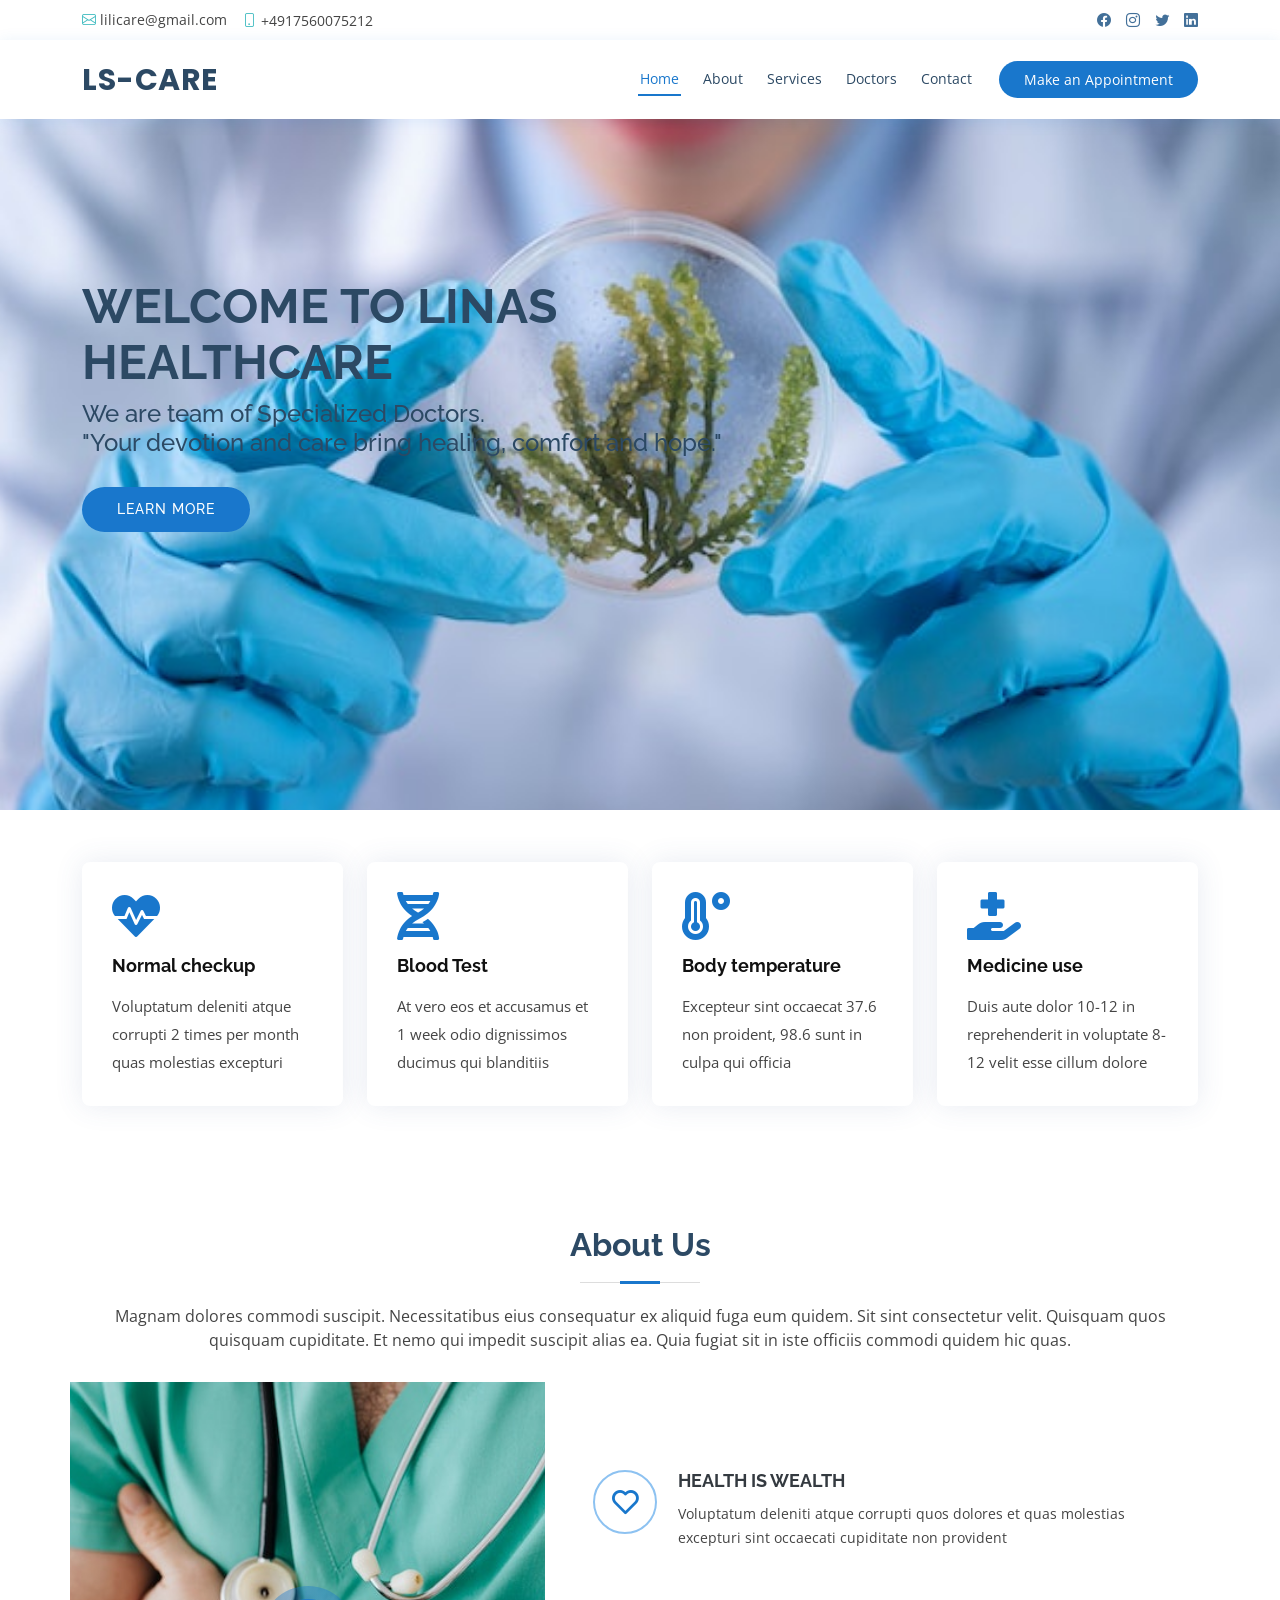
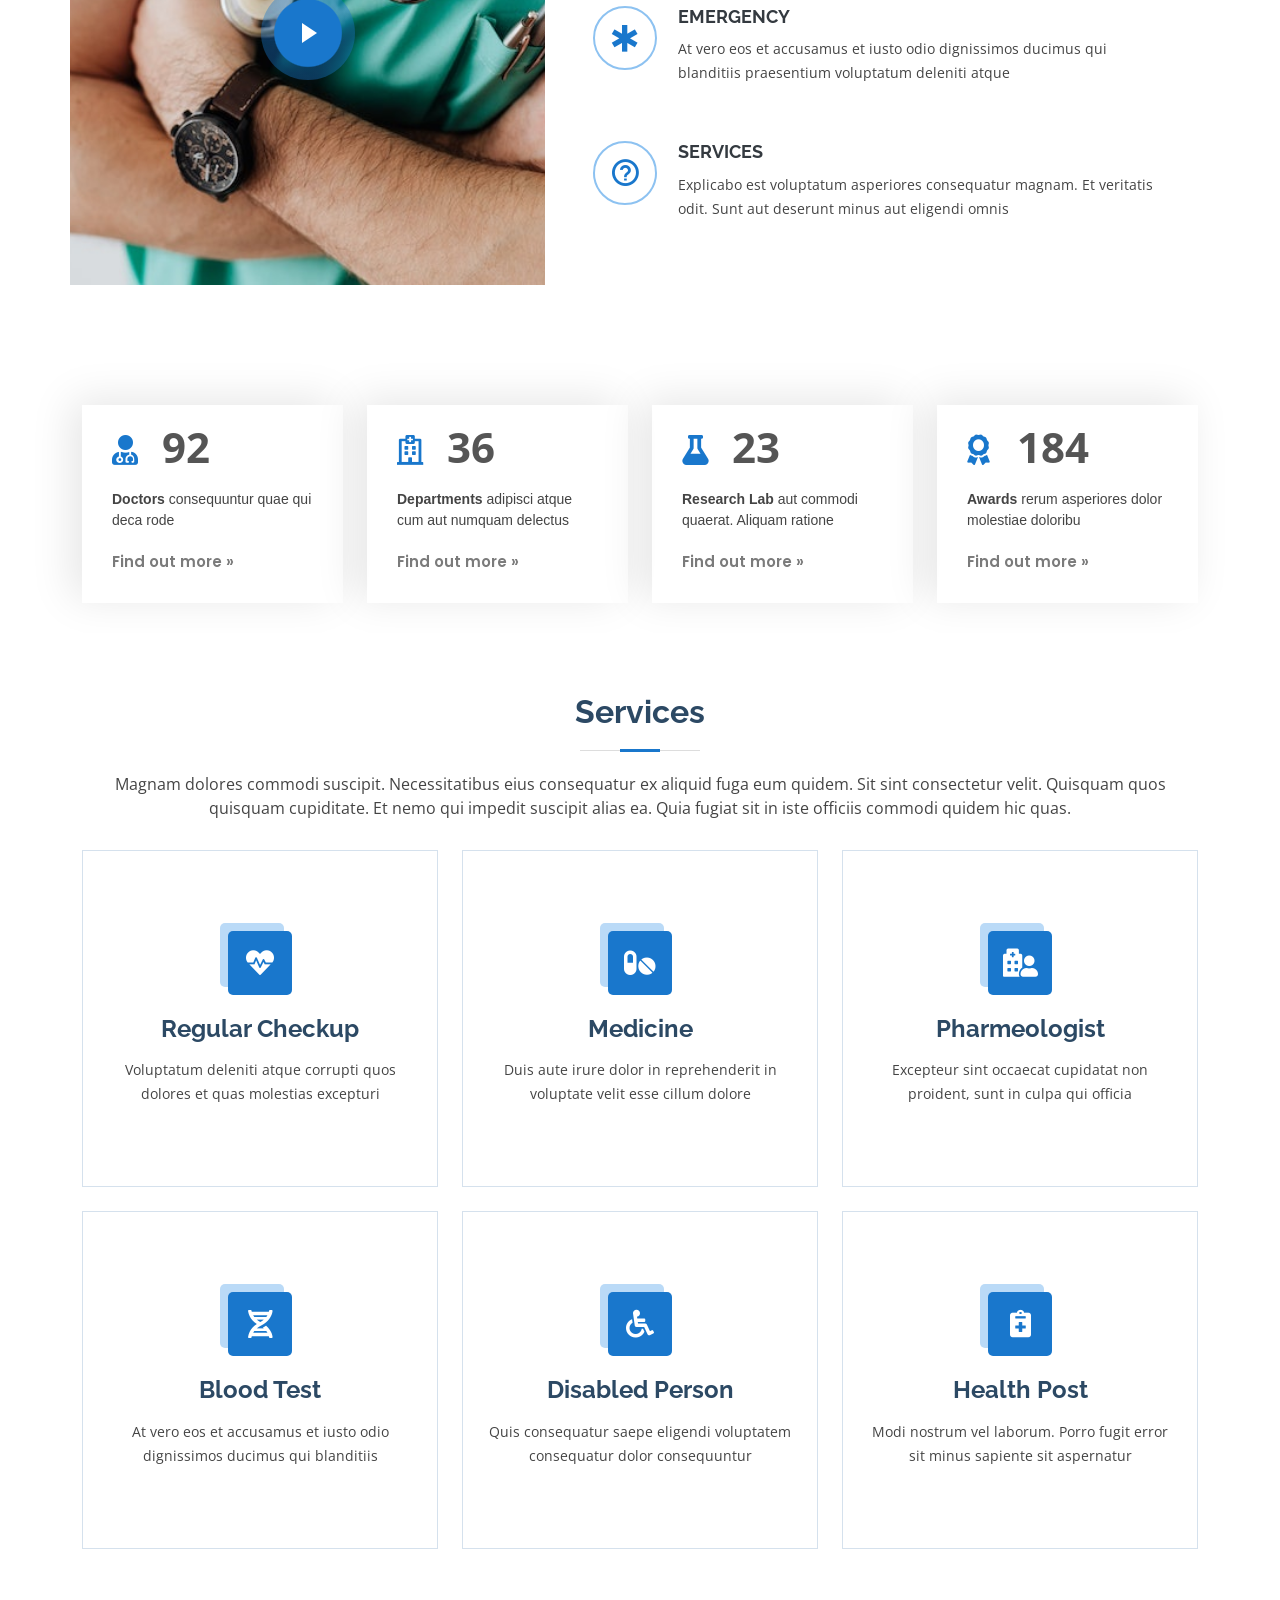
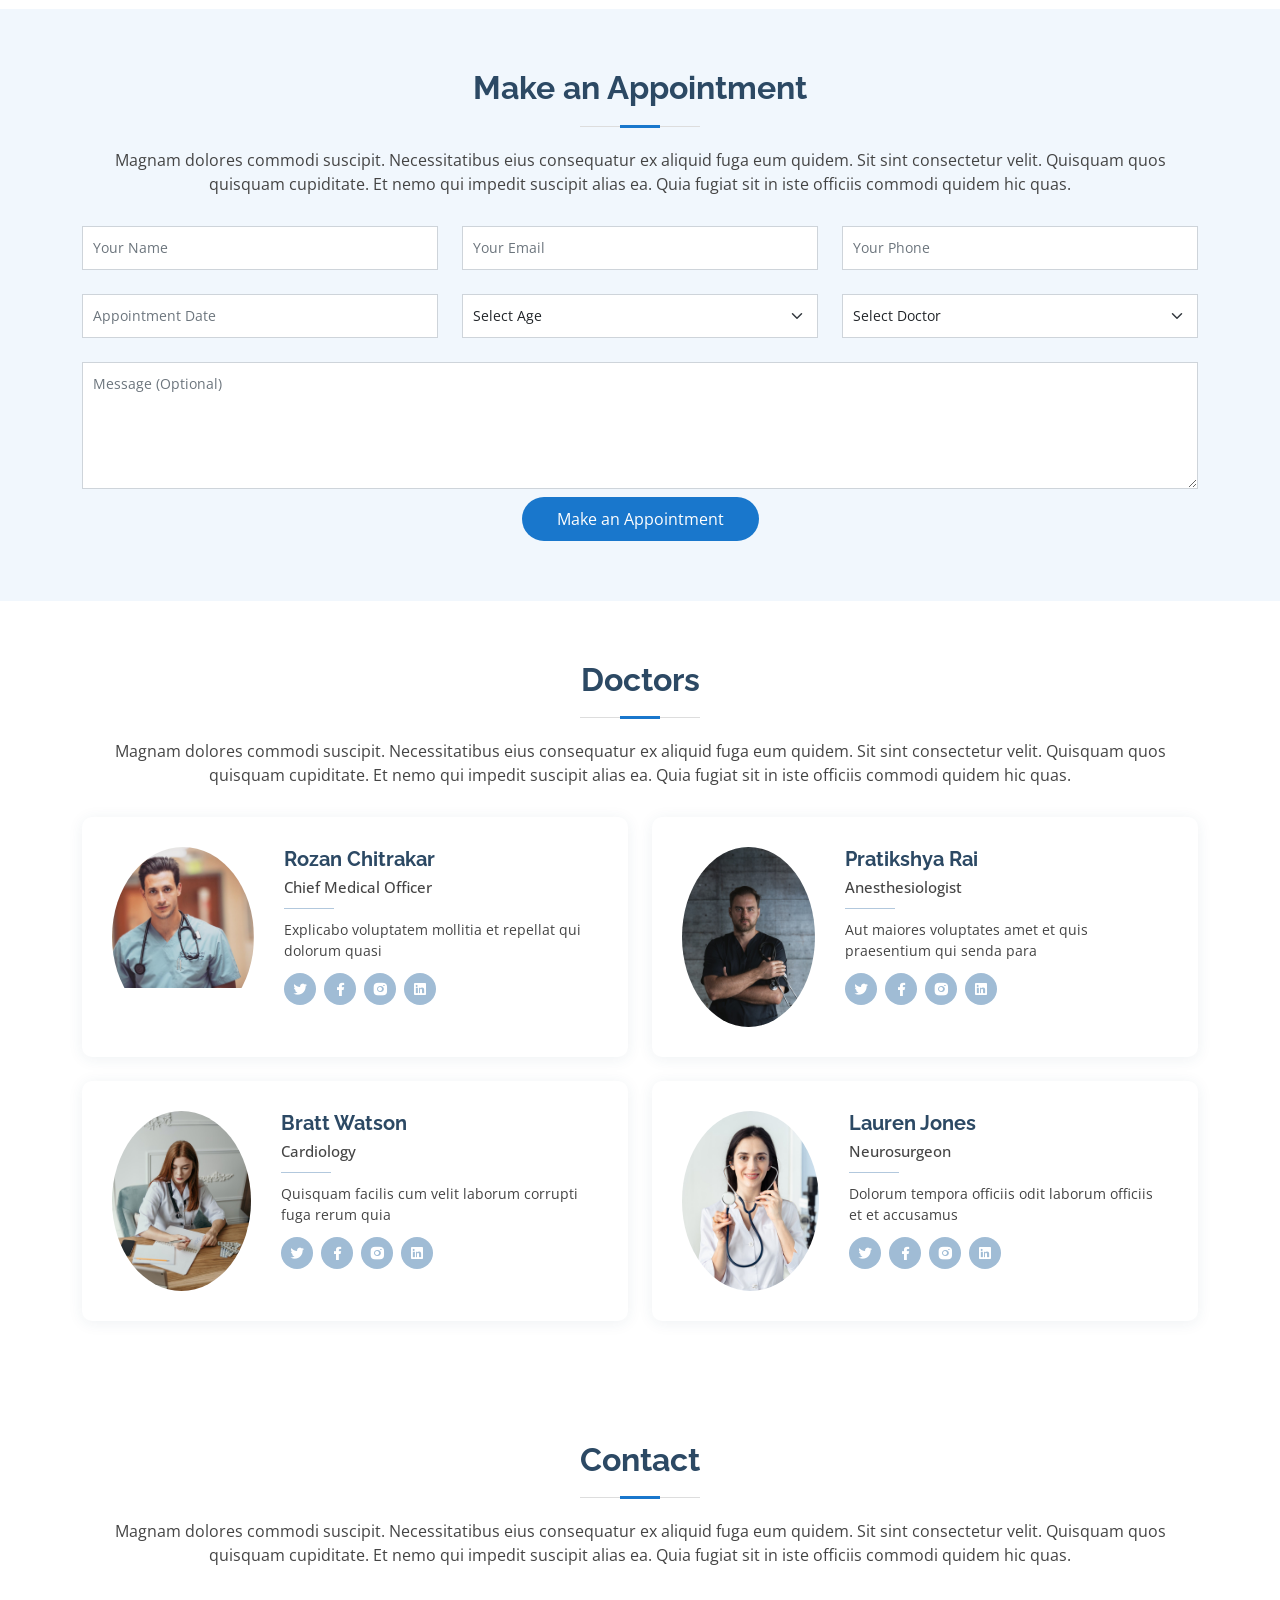
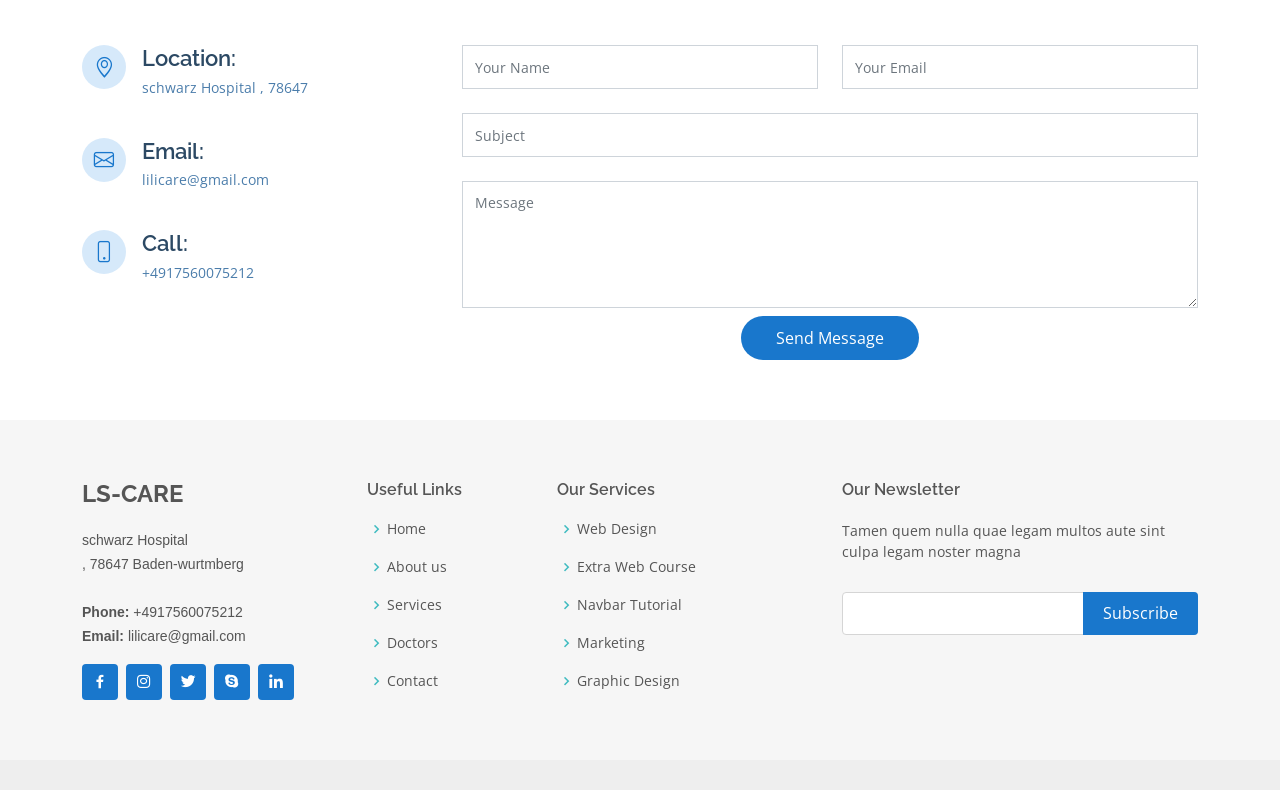
<file: Health care website Bootstrap/index.html>
<!DOCTYPE html>
<html lang="en">

<head>
  <meta charset="utf-8">
  <meta content="width=device-width, initial-scale=1.0" name="viewport">

  <title>Linas Health Care - Index</title>
  

  <!-- Google Fonts -->
  <link href="https://fonts.googleapis.com/css?family=Open+Sans:300,300i,400,400i,600,600i,700,700i|Raleway:300,300i,400,400i,500,500i,600,600i,700,700i|Poppins:300,300i,400,400i,500,500i,600,600i,700,700i" rel="stylesheet">

  <!-- Vendor CSS Files -->
  <link href="vendor/animate.css/animate.min.css" rel="stylesheet">
  <link href="vendor/bootstrap/css/bootstrap.min.css" rel="stylesheet">
  <link href="vendor/bootstrap-icons/bootstrap-icons.css" rel="stylesheet">
  <link href="vendor/boxicons/css/boxicons.min.css" rel="stylesheet">
  <link href="vendor/fontawesome-free/css/all.min.css" rel="stylesheet">
  <link href="vendor/glightbox/css/glightbox.min.css" rel="stylesheet">
  <link href="vendor/remixicon/remixicon.css" rel="stylesheet">
  <link href="vendor/swiper/swiper-bundle.min.css" rel="stylesheet">

  <!-- Template Main CSS File -->
  <link href="css/style.css" rel="stylesheet">
</head>

<body>

  <!-- ======= Top Bar ======= -->
  <div id="topbar" class="d-flex align-items-center fixed-top">
    <div class="container d-flex justify-content-between">
      <div class="contact-info d-flex align-items-center">
        <i class="bi bi-envelope"></i> <a href="mailto:contact@example.com">lilicare@gmail.com</a>
        <i class="bi bi-phone"></i> +4917560075212
      </div>
      <div class="d-none d-lg-flex social-links align-items-center">
        <a href="#" class="facebook"><i class="bi bi-facebook"></i></a>
        <a href="#" class="instagram"><i class="bi bi-instagram"></i></a>
        <a href="#" class="twitter"><i class="bi bi-twitter"></i></a> 
        <a href="#" class="linkedin"><i class="bi bi-linkedin"></i></i></a>
      </div>
    </div>
  </div>

  <!-- ======= Header ======= -->
  <header id="header" class="fixed-top">
    <div class="container d-flex align-items-center">

      <h1 class="logo me-auto"><a href="index.html">LS-CARE</a></h1>
    
      <nav id="navbar" class="navbar order-last order-lg-0">
        <ul>
          <li><a class="nav-link scrollto active" href="#home">Home</a></li>
          <li><a class="nav-link scrollto" href="#about">About</a></li>
          <li><a class="nav-link scrollto" href="#services">Services</a></li>
          <li><a class="nav-link scrollto" href="#doctors">Doctors</a></li>       
          <li><a class="nav-link scrollto" href="#contact">Contact</a></li>
        </ul>
        <i class="bi bi-list mobile-nav-toggle"></i>
      </nav><!-- .navbar -->

      <a href="#appointment" class="appointment-btn scrollto"><span class="d-none d-md-inline">Make an</span> Appointment</a>

    </div>
  </header><!-- End Header -->

  <!-- ======= Home Section ======= -->
  <section id="home" class="d-flex align-items-center">
    <div class="container">
      <h1>Welcome to LINAS <br> Healthcare</h1>
      <h2>We are team of Specialized Doctors.<br>"Your devotion and care bring healing, comfort and hope."</h2>
      <a href="#about" class="btn-get-started scrollto">Learn More</a>
    </div>
  </section><!-- End Home -->
<br><br><br><br><br><br><br><br>
  <main id="main">
    
    <!-- ======= Featured Services Section ======= -->
    <section id="featured-services" class="featured-services">
      <div class="container" data-aos="fade-up">

        <div class="row">
          <div class="col-md-6 col-lg-3 d-flex align-items-stretch mb-5 mb-lg-0">
            <div class="icon-box" data-aos="fade-up" data-aos-delay="100">
              <div class="icon"><i class="fas fa-heartbeat"></i></div>
              <h4 class="title"><a href=""> Normal checkup</a></h4>
              <p class="description">Voluptatum deleniti atque corrupti 2 times per month quas molestias excepturi</p>
            </div>
          </div>

          <div class="col-md-6 col-lg-3 d-flex align-items-stretch mb-5 mb-lg-0">
            <div class="icon-box" data-aos="fade-up" data-aos-delay="400">
              <div class="icon"><i class="fas fa-dna"></i></div>
              <h4 class="title"><a href="">Blood Test</a></h4>
              <p class="description">At vero eos et accusamus et 1 week odio dignissimos ducimus qui blanditiis</p>
            </div>
          </div>
          
          <div class="col-md-6 col-lg-3 d-flex align-items-stretch mb-5 mb-lg-0">
            <div class="icon-box" data-aos="fade-up" data-aos-delay="300">
              <div class="icon"><i class="fas fa-temperature-high"></i></div>
              <h4 class="title"><a href="">Body temperature</a></h4>
              <p class="description">Excepteur sint occaecat 37.6 non proident, 98.6 sunt in culpa qui officia</p>
            </div>
          </div>

          <div class="col-md-6 col-lg-3 d-flex align-items-stretch mb-5 mb-lg-0">
            <div class="icon-box" data-aos="fade-up" data-aos-delay="200">
              <div class="icon"><i class="fas fa-hand-holding-medical"></i></div>
              <h4 class="title"><a href="">Medicine use</a></h4>
              <p class="description">Duis aute dolor 10-12 in reprehenderit in voluptate 8-12 velit esse cillum dolore</p>
            </div>
          </div>

        </div>

      </div>
    </section><!-- End Featured Services Section -->

    <!-- ======= About Section ======= -->
    <section id="about" class="about">
      <div class="container" data-aos="fade-up">
        <div class="section-title">
          <h2>About Us</h2>
          <p>Magnam dolores commodi suscipit. Necessitatibus eius 
            consequatur ex aliquid fuga eum quidem. Sit sint consectetur velit. 
            Quisquam quos quisquam cupiditate. Et nemo qui impedit suscipit alias ea.
             Quia fugiat sit in iste officiis commodi quidem hic quas.</p>
        </div>

    <div class="row">
    <div class="col-xl-5 col-lg-6 video-box d-flex justify-content-center
     align-items-stretch position-relative">
    <a href="#" class="glightbox play-btn mb-4"></a>
          </div>

    <div class="col-xl-7 col-lg-6 icon-boxes d-flex flex-column align-items-stretch
     justify-content-center py-5 px-lg-5">
            
            <div class="icon-box">
              <div class="icon"><i class="bx bx-heart"></i></div>
              <h4 class="title"><a href="">HEALTH IS WEALTH</a></h4>
              <p class="description">Voluptatum deleniti atque corrupti quos dolores et quas molestias excepturi sint occaecati cupiditate non provident</p>
            </div>

            <div class="icon-box">
              <div class="icon"><i class="bx bx-health"></i></div>
              <h4 class="title"><a href="">EMERGENCY</a></h4>
              <p class="description">At vero eos et accusamus et iusto odio dignissimos ducimus qui blanditiis praesentium voluptatum deleniti atque</p>
            </div>

            <div class="icon-box">
              <div class="icon"><i class="bx bx-help-circle"></i></div>
              <h4 class="title"><a href="">SERVICES </a></h4>
              <p class="description">Explicabo est voluptatum asperiores consequatur magnam. Et veritatis odit. Sunt aut deserunt minus aut eligendi omnis</p>
            </div>
            
          </div>
        </div>

      </div>
    </section><!-- End About Section -->

   <!-- ======= Counts Section ======= -->
   <section id="counts" class="counts">
    <div class="container" data-aos="fade-up">

      <div class="row no-gutters">

        <div class="col-lg-3 col-md-6 d-md-flex align-items-md-stretch">
          <div class="count-box">
            <i class="fas fa-user-md"></i>
            <span data-purecounter-start="0" data-purecounter-end="95" data-purecounter-duration="1" class="purecounter"></span>
            <p><strong>Doctors</strong> consequuntur quae qui deca rode</p>
            <a href="#">Find out more &raquo;</a>
          </div>
        </div>

        <div class="col-lg-3 col-md-6 d-md-flex align-items-md-stretch">
          <div class="count-box">
            <i class="far fa-hospital"></i>
            <span data-purecounter-start="0" data-purecounter-end="36" data-purecounter-duration="1" class="purecounter"></span>
            <p><strong>Departments</strong> adipisci atque cum aut numquam delectus</p>
            <a href="#">Find out more &raquo;</a>
          </div>
        </div>

        <div class="col-lg-3 col-md-6 d-md-flex align-items-md-stretch">
          <div class="count-box">
            <i class="fas fa-flask"></i>
            <span data-purecounter-start="0" data-purecounter-end="23" data-purecounter-duration="1" class="purecounter"></span>
            <p><strong>Research Lab</strong> aut commodi quaerat. Aliquam ratione</p>
            <a href="#">Find out more &raquo;</a>
          </div>
        </div>

        <div class="col-lg-3 col-md-6 d-md-flex align-items-md-stretch">
          <div class="count-box">
            <i class="fas fa-award"></i>
            <span data-purecounter-start="0" data-purecounter-end="250" data-purecounter-duration="1" class="purecounter"></span>
            <p><strong>Awards</strong> rerum asperiores dolor molestiae doloribu</p>
            <a href="#">Find out more &raquo;</a>
          </div>
        </div>

      </div>

    </div>
  </section><!-- End Counts Section -->

    <!-- ======= Services Section ======= -->
    <section id="services" class="services">
      <div class="container">

        <div class="section-title">
          <h2>Services</h2>
          <p>Magnam dolores commodi suscipit. Necessitatibus eius consequatur ex aliquid fuga eum quidem. Sit sint consectetur velit. Quisquam quos quisquam cupiditate. Et nemo qui impedit suscipit alias ea. Quia fugiat sit in iste officiis commodi quidem hic quas.</p>
        </div>

        <div class="row">
          <div class="col-lg-4 col-md-6 d-flex align-items-stretch">
            <div class="icon-box">
              <div class="icon"><i class="fas fa-heartbeat"></i></div>
              <h4><a href="">Regular Checkup</a></h4>
              <p>Voluptatum deleniti atque corrupti quos dolores et quas molestias excepturi</p>
            </div>
          </div>

          <div class="col-lg-4 col-md-6 d-flex align-items-stretch mt-4 mt-md-0">
            <div class="icon-box">
              <div class="icon"><i class="fas fa-pills"></i></div>
              <h4><a href="">Medicine</a></h4>
              <p>Duis aute irure dolor in reprehenderit in voluptate velit esse cillum dolore</p>
            </div>
          </div>

          <div class="col-lg-4 col-md-6 d-flex align-items-stretch mt-4 mt-lg-0">
            <div class="icon-box">
              <div class="icon"><i class="fas fa-hospital-user"></i></div>
              <h4><a href="">Pharmeologist</a></h4>
              <p>Excepteur sint occaecat cupidatat non proident, sunt in culpa qui officia</p>
            </div>
          </div>

          <div class="col-lg-4 col-md-6 d-flex align-items-stretch mt-4">
            <div class="icon-box">
              <div class="icon"><i class="fas fa-dna"></i></div>
              <h4><a href="">Blood Test</a></h4>
              <p>At vero eos et accusamus et iusto odio dignissimos ducimus qui blanditiis</p>
            </div>
          </div>

          <div class="col-lg-4 col-md-6 d-flex align-items-stretch mt-4">
            <div class="icon-box">
              <div class="icon"><i class="fas fa-wheelchair"></i></div>
              <h4><a href="">Disabled Person</a></h4>
              <p>Quis consequatur saepe eligendi voluptatem consequatur dolor consequuntur</p>
            </div>
          </div>

          <div class="col-lg-4 col-md-6 d-flex align-items-stretch mt-4">
            <div class="icon-box">
              <div class="icon"><i class="fas fa-notes-medical"></i></div>
              <h4><a href="">Health Post</a></h4>
              <p>Modi nostrum vel laborum. Porro fugit error sit minus sapiente sit aspernatur</p>
            </div>
          </div>

        </div>

      </div>
    </section><!-- End Services Section -->

    <!-- ======= Appointment Section ======= -->
    <section id="appointment" class="appointment section-bg">
      <div class="container">

        <div class="section-title">
          <h2>Make an Appointment</h2>
          <p>Magnam dolores commodi suscipit. Necessitatibus eius consequatur ex aliquid fuga eum quidem. Sit sint consectetur velit. Quisquam quos quisquam cupiditate. Et nemo qui impedit suscipit alias ea. Quia fugiat sit in iste officiis commodi quidem hic quas.</p>
        </div>

        <form accept="" role="form" class="php-email-form">
          <div class="row">
            <div class="col-md-4 form-group">
              <input type="text" name="name" class="form-control" id="name" placeholder="Your Name" >
            </div>
            <div class="col-md-4 form-group mt-3 mt-md-0">
              <input type="email" class="form-control" name="email" id="email" placeholder="Your Email" >
             
            </div>
            <div class="col-md-4 form-group mt-3 mt-md-0">
              <input type="tel" class="form-control" name="phone" id="phone" placeholder="Your Phone" >
              
            </div>
          </div>
          <div class="row">
            <div class="col-md-4 form-group mt-3">
              <input type="datetime" name="date" class="form-control datepicker" id="date" placeholder="Appointment Date" >
              
            </div>
            <div class="col-md-4 form-group mt-3">
              <select name="age" id="age" class="form-select">
                <option value="">Select Age</option>
                <option value="Department 1">Below 18</option>
                <option value="Department 2">18-40</option>
                <option value="Department 3">40 above</option>
              </select>
              
            </div>
            <div class="col-md-4 form-group mt-3">
              <select name="doctor" id="doctor" class="form-select">
                <option value="">Select Doctor</option>
                <option value="Doctor 1">Doctor 1</option>
                <option value="Doctor 2">Doctor 2</option>
                <option value="Doctor 3">Doctor 3</option>
              </select>  
            </div>
          </div>

          <div class="form-group mt-3">
            <textarea class="form-control" name="message" rows="5" placeholder="Message (Optional)"></textarea>
            
          </div>
          <div class="text-center"><button type="submit">Make an Appointment</button></div>
        </form>

      </div>
    </section><!-- End Appointment Section -->

    

    <!-- ======= Doctors Section ======= -->
    <section id="doctors" class="doctors">
      <div class="container">

        <div class="section-title">
          <h2>Doctors</h2>
          <p>Magnam dolores commodi suscipit. Necessitatibus eius consequatur ex aliquid fuga eum quidem. Sit sint consectetur velit. Quisquam quos quisquam cupiditate. Et nemo qui impedit suscipit alias ea. Quia fugiat sit in iste officiis commodi quidem hic quas.</p>
        </div>

        <div class="row">

          <div class="col-lg-6">
            <div class="member d-flex align-items-start">
              <div class="pic"><img src="img/doctors/1.png" class="img-fluid" alt=""></div>
              <div class="member-info">
                <h4>Rozan Chitrakar</h4>
                <span>Chief Medical Officer</span>
                <p>Explicabo voluptatem mollitia et repellat qui dolorum quasi</p>
                <div class="social">
                  <a href=""><i class="ri-twitter-fill"></i></a>
                  <a href=""><i class="ri-facebook-fill"></i></a>
                  <a href=""><i class="ri-instagram-fill"></i></a>
                  <a href=""> <i class="ri-linkedin-box-fill"></i> </a>
                </div>
              </div>
            </div>
          </div>

          <div class="col-lg-6 mt-4 mt-lg-0">
            <div class="member d-flex align-items-start">
              <div class="pic"><img src="img/doctors/2.jpg" class="img-fluid" alt=""></div>
              <div class="member-info">
                <h4>Pratikshya Rai</h4>
                <span>Anesthesiologist</span>
                <p>Aut maiores voluptates amet et quis praesentium qui senda para</p>
                <div class="social">
                  <a href=""><i class="ri-twitter-fill"></i></a>
                  <a href=""><i class="ri-facebook-fill"></i></a>
                  <a href=""><i class="ri-instagram-fill"></i></a>
                  <a href=""> <i class="ri-linkedin-box-fill"></i> </a>
                </div>
              </div>
            </div>
          </div>

          <div class="col-lg-6 mt-4">
            <div class="member d-flex align-items-start">
              <div class="pic"><img src="img/doctors/3.jpg" class="img-fluid" alt=""></div>
              <div class="member-info">
                <h4>Bratt Watson</h4>
                <span>Cardiology</span>
                <p>Quisquam facilis cum velit laborum corrupti fuga rerum quia</p>
                <div class="social">
                  <a href=""><i class="ri-twitter-fill"></i></a>
                  <a href=""><i class="ri-facebook-fill"></i></a>
                  <a href=""><i class="ri-instagram-fill"></i></a>
                  <a href=""> <i class="ri-linkedin-box-fill"></i> </a>
                </div>
              </div>
            </div>
          </div>

          <div class="col-lg-6 mt-4">
            <div class="member d-flex align-items-start">
              <div class="pic"><img src="img/doctors/4.jpg" class="img-fluid" alt=""></div>
              <div class="member-info">
                <h4>Lauren Jones</h4>
                <span>Neurosurgeon</span>
                <p>Dolorum tempora officiis odit laborum officiis et et accusamus</p>
                <div class="social">
                  <a href=""><i class="ri-twitter-fill"></i></a>
                  <a href=""><i class="ri-facebook-fill"></i></a>
                  <a href=""><i class="ri-instagram-fill"></i></a>
                  <a href=""> <i class="ri-linkedin-box-fill"></i> </a>
                </div>
              </div>
            </div>
          </div>

        </div>

      </div>
    </section><!-- End Doctors Section -->

   

    <!-- ======= Contact Section ======= -->
    <section id="contact" class="contact">
      <div class="container">

        <div class="section-title">
          <h2>Contact</h2>
          <p>Magnam dolores commodi suscipit. Necessitatibus eius consequatur ex aliquid fuga eum quidem. Sit sint consectetur velit. Quisquam quos quisquam cupiditate. Et nemo qui impedit suscipit alias ea. Quia fugiat sit in iste officiis commodi quidem hic quas.</p>
        </div>
      </div>

      <!--Google map-->
      
      
      <div class="container">
        <div class="row mt-5">

          <div class="col-lg-4">
            <div class="info">
              <div class="address">
                <i class="bi bi-geo-alt"></i>
                <h4>Location:</h4>
                <p>schwarz Hospital , 78647</p>
              </div>

              <div class="email">
                <i class="bi bi-envelope"></i>
                <h4>Email:</h4>
                <p>lilicare@gmail.com</p>
              </div>

              <div class="phone">
                <i class="bi bi-phone"></i>
                <h4>Call:</h4>
                <p>+4917560075212</p>
              </div>
            </div>
          </div>

          <div class="col-lg-8 mt-5 mt-lg-0">
            <form action="" role="form" class="php-email-form">
              <div class="row">
                <div class="col-md-6 form-group">
                  <input type="text" name="name" class="form-control" id="name" placeholder="Your Name" required>
                </div>
                <div class="col-md-6 form-group mt-3 mt-md-0">
                  <input type="email" class="form-control" name="email" id="email" placeholder="Your Email" required>
                </div>
              </div>
              <div class="form-group mt-3">
                <input type="text" class="form-control" name="subject" id="subject" placeholder="Subject" required>
              </div>
              <div class="form-group mt-3">
                <textarea class="form-control" name="message" rows="5" placeholder="Message" required></textarea>
              </div>
              <div class="text-center"><button type="submit">Send Message</button></div>
            </form>

          </div>

        </div>

      </div>
    </section><!-- End Contact Section -->

  </main><!-- End #main -->

  <!-- ======= Footer ======= -->
  <footer id="footer">
    <div class="footer-top">
      <div class="container">
        <div class="row">

          <div class="col-lg-3 col-md-6">
            <div class="footer-info">
              <h3>LS-CARE</h3>
              <p>
                schwarz Hospital <br>
                , 78647 Baden-wurtmberg<br><br>
                <strong>Phone:</strong> +4917560075212<br>
                <strong>Email:</strong> lilicare@gmail.com<br>
              </p>
              <div class="social-links mt-3">
                <a href="https://www.facebook.com/groups/577400563258704" class="facebook"><i class="bx bxl-facebook"></i></a>
                <a href="#" class="instagram"><i class="bx bxl-instagram"></i></a>
                <a href="#" class="twitter"><i class="bx bxl-twitter"></i></a>
                <a href="#" class="google-plus"><i class="bx bxl-skype"></i></a>  
                <a href="#" class="linkedin"><i class="bx bxl-linkedin"></i></a>
              </div>
            </div>
          </div>

          <div class="col-lg-2 col-md-6 footer-links">
            <h4>Useful Links</h4>
            <ul>
              <li><i class="bx bx-chevron-right"></i> <a href="#">Home</a></li>
              <li><i class="bx bx-chevron-right"></i> <a href="#about">About us</a></li>
              <li><i class="bx bx-chevron-right"></i> <a href="#services">Services</a></li>
              <li><i class="bx bx-chevron-right"></i> <a href="#doctor">Doctors</a></li>
              <li><i class="bx bx-chevron-right"></i> <a href="#contact">Contact</a></li>
            </ul>
          </div>

          <div class="col-lg-3 col-md-6 footer-links">
            <h4>Our Services</h4>
            <ul>
              <li><i class="bx bx-chevron-right"></i> <a href="#">Web Design</a></li>
              <li><i class="bx bx-chevron-right"></i> <a href="#">Extra Web Course</a></li>
              <li><i class="bx bx-chevron-right"></i> <a href="#">Navbar Tutorial</a></li>
              <li><i class="bx bx-chevron-right"></i> <a href="#">Marketing</a></li>
              <li><i class="bx bx-chevron-right"></i> <a href="#">Graphic Design</a></li>
            </ul>
          </div>

          <div class="col-lg-4 col-md-6 footer-newsletter">
            <h4>Our Newsletter</h4>
            <p>Tamen quem nulla quae legam multos aute sint culpa legam noster magna</p>
            <form action="" method="post">
              <input type="email" name="email"><input type="submit" value="Subscribe">
            </form>

          </div>

        </div>
      </div>
    </div>

   
  </footer><!-- End Footer -->

  <div id="preloader"></div>
  <a href="#" class="back-to-top d-flex align-items-center justify-content-center"><i class="bi bi-arrow-up-short"></i></a>

  <!-- Vendor JS Files -->
  <script src="vendor/bootstrap/js/bootstrap.bundle.min.js"></script>
  <script src="vendor/glightbox/js/glightbox.min.js"></script>
  <script src="vendor/php-email-form/validate.js"></script>
  <script src="vendor/purecounter/purecounter.js"></script>
  <script src="vendor/swiper/swiper-bundle.min.js"></script>

  <!-- Template Main JS File -->
  <script src="js/main.js"></script>

</body>

</html>
</file>
<file: Health care website Bootstrap/css/style.css>
/*--------------------------------------------------------------
# General
--------------------------------------------------------------*/
body {
  font-family: "Open Sans", sans-serif;
  color: #444444;
}

a {
  color: #3fbbc0;
  text-decoration: none;
}

a:hover {
  color: #3291e6;
  text-decoration: none;
}

h1, h2, h3, h4, h5, h6 {
  font-family: "Raleway", sans-serif;
}




/*--------------------------------------------------------------
# Top Bar
--------------------------------------------------------------*/
#topbar {
  background: #fff;
  height: 40px;
  font-size: 14px;
  transition: all 0.5s;
  z-index: 996;
}

#topbar.topbar-scrolled {
  top: -40px;
}

#topbar .contact-info a {
  line-height: 1;
  color: #444444;
  transition: 0.3s;
}

#topbar .contact-info a:hover {
  color: #3fbbc0;
}
#topbar .contact-info i {
  color: #3fbbc0;
  padding-right: 4px;
  margin-left: 15px;
  line-height: 0;
}
#topbar .contact-info i:first-child {
  margin-left: 0;
}

#topbar .social-links a {
  color: #437099;
  padding-left: 15px;
  display: inline-block;
  line-height: 1px;
  transition: 0.3s;
}

#topbar .social-links a:hover {
  color: #1977cc;
}

#topbar .social-links a:first-child {
  border-left: 0;
}

/*--------------------------------------------------------------
# Header
--------------------------------------------------------------*/
#header {
  background: #fff;
  transition: all 0.5s;
  z-index: 997;
  padding: 15px 0;
  top: 40px;
  box-shadow: 0px 2px 15px rgba(25, 119, 204, 0.1);
}

#header.header-scrolled {
  top: 0;
}

#header .logo {
  font-size: 30px;
  margin: 0;
  padding: 0;
  line-height: 1;
  font-weight: 700;
  letter-spacing: 0.5px;
  font-family: "Poppins", sans-serif;
}

#header .logo a {
  color: #2c4964;
}

#header .logo img {
  max-height: 40px;
}

/**
* Appointment Button *
*/
.appointment-btn {
  margin-left: 25px;
  background: #1977cc;
  color: #fff;
  border-radius: 50px;
  padding: 8px 25px;
  white-space: nowrap;
  transition: 0.3s;
  font-size: 14px;
  display: inline-block;
}

.appointment-btn:hover {
  background: #3fbbc0;
  color: #fff;
}

@media (max-width: 768px) {
  .appointment-btn {
    margin: 0 15px 0 0;
    padding: 6px 18px;
  }
}

/*--------------------------------------------------------------
# Navigation Menu
--------------------------------------------------------------*/
/**
* Desktop Navigation 
*/
.navbar {
  padding: 0;
}

.navbar ul {
  margin: 0;
  padding: 0;
  display: flex;
  list-style: none;
  align-items: center;
}

.navbar li {
  position: relative;
}

.navbar > ul > li {
  position: relative;
  white-space: nowrap;
  padding: 8px 0 8px 20px;
}

.navbar a, .navbar a:focus {
  display: flex;
  align-items: center;
  justify-content: space-between;
  font-size: 14px;
  color: #2c4964;
  white-space: nowrap;
  transition: 0.3s;
  border-bottom: 2px solid #fff;
  padding: 5px 2px;
}

.navbar a i, .navbar a:focus i {
  font-size: 12px;
  line-height: 0;
  margin-left: 5px;
}

.navbar a:hover, .navbar .active, .navbar .active:focus, .navbar li:hover > a {
  color: #1977cc;
  border-color: #1977cc;
}


/**
* Mobile Navigation 
*/
.mobile-nav-toggle {
  color: #2c4964;
  font-size: 28px;
  cursor: pointer;
  display: none;
  line-height: 0;
  transition: 0.5s;
}

.mobile-nav-toggle.bi-x {
  color: #fff;
}

@media (max-width: 991px) {
  .mobile-nav-toggle {
    display: block;
  }
  .navbar ul {
    display: none;
  }
}

.navbar-mobile {
  position: fixed;
  overflow: hidden;
  top: 0;
  right: 0;
  left: 0;
  bottom: 0;
  background: rgba(28, 47, 65, 0.9);
  transition: 0.3s;
  z-index: 999;
}

.navbar-mobile .mobile-nav-toggle {
  position: absolute;
  top: 15px;
  right: 15px;
}

.navbar-mobile ul {
  display: block;
  position: absolute;
  top: 55px;
  right: 15px;
  bottom: 15px;
  left: 15px;
  padding: 10px 0;
  background-color: #fff;
  overflow-y: auto;
  transition: 0.3s;
}

.navbar-mobile > ul > li {
  padding: 0;
}

.navbar-mobile a {
  padding: 10px 20px;
  font-size: 15px;
  color: #2c4964;
  border: none;
}

.navbar-mobile a:hover, .navbar-mobile .active, .navbar-mobile li:hover > a {
  color: #3fbbc0;
}

.navbar-mobile .getstarted {
  margin: 15px;
}

/*--------------------------------------------------------------
# Sections General
--------------------------------------------------------------*/
section {
  padding: 60px 0;
  overflow: hidden;
}

.section-bg {
  background-color: #f1f7fd;
}

.section-title {
  text-align: center;
  padding-bottom: 30px;
}

.section-title h2 {
  font-size: 32px;
  font-weight: bold;
  margin-bottom: 20px;
  padding-bottom: 20px;
  position: relative;
  color: #2c4964;
}

.section-title h2::before {
  content: '';
  position: absolute;
  display: block;
  width: 120px;
  height: 1px;
  background: #ddd;
  bottom: 1px;
  left: calc(50% - 60px);
}

.section-title h2::after {
  content: '';
  position: absolute;
  display: block;
  width: 40px;
  height: 3px;
  background: #1977cc;
  bottom: 0;
  left: calc(50% - 20px);
}

.section-title p {
  margin-bottom: 0;
}

/*--------------------------------------------------------------
# Home Section
--------------------------------------------------------------*/
#home {
  width: 100%;
  height: 90vh;
  background: url("../img/home1.jpg") top center;
  background-size: cover;
  margin-bottom: -200px;
}

#home .container {
  position: relative;
}

#home h1 {
  margin: 0;
  font-size: 48px;
  font-weight: 700;
  line-height: 56px;
  text-transform: uppercase;
  color: #2c4964;
}

#home h2 {
  color: #2c4964;
  margin: 10px 0 0 0;
  font-size: 24px;
}

#home .btn-get-started {
  font-family: "Raleway", sans-serif;
  text-transform: uppercase;
  font-weight: 500;
  font-size: 14px;
  letter-spacing: 1px;
  display: inline-block;
  padding: 12px 35px;
  margin-top: 30px;
  border-radius: 50px;
  transition: 0.5s;
  color: #fff;
  background: #1977cc;
}

#home .btn-get-started:hover {
  background: #3fbbc0;
}

@media (min-width: 1024px) {
  #home {
    background-attachment: fixed;
  }
}

@media (max-width: 992px) {
  #home {
    margin-bottom: 0;
    height: 100vh;
  }
  #home .container {
    padding-bottom: 63px;
  }
  #home h1 {
    font-size: 28px;
    line-height: 36px;
  }
  #home h2 {
    font-size: 18px;
    line-height: 24px;
    margin-bottom: 30px;
  }
}

@media (max-height: 600px) {
  #home {
    height: 110vh;
  }
}

/*--------------------------------------------------------------
# Featured Services
--------------------------------------------------------------*/
.featured-services .icon-box {
  padding: 30px;
  position: relative;
  overflow: hidden;
  background: #fff;
  box-shadow: 0 0 29px 0 rgba(68, 88, 144, 0.12);
  transition: all 0.3s ease-in-out;
  border-radius: 8px;
  z-index: 1;
}

.featured-services .icon-box::before {
  content: '';
  position: absolute;
  background: #d9f1f2;
  right: 0;
  left: 0;
  bottom: 0;
  top: 100%;
  transition: all 0.3s;
  z-index: -1;
}

.featured-services .icon-box:hover::before {
  background: #3fbbc0;
  top: 0;
  border-radius: 0px;
}

.featured-services .icon {
  margin-bottom: 15px;
}

.featured-services .icon i {
  font-size: 48px;
  line-height: 1;
  color: #1977cc;
  transition: all 0.3s ease-in-out;
}

.featured-services .title {
  font-weight: 700;
  margin-bottom: 15px;
  font-size: 18px;
}

.featured-services .title a {
  color: #111;
}

.featured-services .description {
  font-size: 15px;
  line-height: 28px;
  margin-bottom: 0;
}

.featured-services .icon-box:hover .title a, .featured-services .icon-box:hover .description {
  color: #fff;
}

.featured-services .icon-box:hover .icon i {
  color: #fff;
}
/*--------------------------------------------------------------
# About
--------------------------------------------------------------*/
.about .icon-boxes h4 {
  font-size: 18px;
  color: #4b7dab;
  margin-bottom: 15px;
}

.about .icon-boxes h3 {
  font-size: 28px;
  font-weight: 700;
  color: #2c4964;
  margin-bottom: 15px;
}

.about .icon-box {
  margin-top: 40px;
}

.about .icon-box .icon {
  float: left;
  display: flex;
  align-items: center;
  justify-content: center;
  width: 64px;
  height: 64px;
  border: 2px solid #8dc2f1;
  border-radius: 50px;
  transition: 0.5s;
}

.about .icon-box .icon i {
  color: #1977cc;
  font-size: 32px;
}

.about .icon-box:hover .icon {
  background: #3fbbc0;
  border-color: #3fbbc0;
}

.about .icon-box:hover .icon i {
  color: #fff;
}

.about .icon-box .title {
  margin-left: 85px;
  font-weight: 700;
  margin-bottom: 10px;
  font-size: 18px;
}

.about .icon-box .title a {
  color: #343a40;
  transition: 0.3s;
}

.about .icon-box .title a:hover {
  color: #1977cc;
}

.about .icon-box .description {
  margin-left: 85px;
  line-height: 24px;
  font-size: 14px;
}

.about .video-box {
  background: url("../img/about.jpg") center center no-repeat;
  background-size: cover;
  min-height: 500px;
}

.about .play-btn {
  width: 94px;
  height: 94px;
  background: radial-gradient(#1977cc 50%, rgba(25, 119, 204, 0.4) 52%);
  border-radius: 50%;
  display: block;
  position: absolute;
  left: calc(50% - 47px);
  top: calc(50% - 47px);
  overflow: hidden;
}

.about .play-btn::after {
  content: '';
  position: absolute;
  left: 50%;
  top: 50%;
  transform: translateX(-40%) translateY(-50%);
  width: 0;
  height: 0;
  border-top: 10px solid transparent;
  border-bottom: 10px solid transparent;
  border-left: 15px solid #fff;
  z-index: 100;
  transition: all 400ms cubic-bezier(0.55, 0.055, 0.675, 0.19);
}

.about .play-btn::before {
  content: '';
  position: absolute;
  width: 120px;
  height: 120px;
  opacity: 1;
  border-radius: 50%;
  border: 5px solid rgba(25, 119, 204, 0.7);
  top: -15%;
  left: -15%;
  background: rgba(198, 16, 0, 0);
}

.about .play-btn:hover::after {
  border-left: 15px solid #1977cc;
  transform: scale(20);
}

.about .play-btn:hover::before {
  content: '';
  position: absolute;
  left: 50%;
  top: 50%;
  transform: translateX(-40%) translateY(-50%);
  width: 0;
  height: 0;
  border: none;
  border-top: 10px solid transparent;
  border-bottom: 10px solid transparent;
  border-left: 15px solid #fff;
  z-index: 200;
  -webkit-animation: none;
  animation: none;
  border-radius: 0;
}

@-webkit-keyframes pulsate-btn {
  0% {
    transform: scale(0.6, 0.6);
    opacity: 1;
  }
  100% {
    transform: scale(1, 1);
    opacity: 0;
  }
}

@keyframes pulsate-btn {
  0% {
    transform: scale(0.6, 0.6);
    opacity: 1;
  }
  100% {
    transform: scale(1, 1);
    opacity: 0;
  }
}

/*--------------------------------------------------------------
# Counts
--------------------------------------------------------------*/
.counts {
  padding-bottom: 30px;
}

.counts .count-box {
  box-shadow: -10px -5px 40px 0 rgba(0, 0, 0, 0.1);
  padding: 30px;
  width: 100%;
}

.counts .count-box i {
  display: block;
  font-size: 30px;
  color: #1977cc;
  float: left;
}

.counts .count-box span {
  font-size: 42px;
  line-height: 24px;
  display: block;
  font-weight: 700;
  color: #555555;
  margin-left: 50px;
}

.counts .count-box p {
  padding: 30px 0 0 0;
  margin: 0;
  font-family: "Roboto", sans-serif;
  font-size: 14px;
}

.counts .count-box a {
  font-weight: 600;
  display: block;
  margin-top: 20px;
  color: #7b7b7b;
  font-size: 15px;
  font-family: "Poppins", sans-serif;
  transition: ease-in-out 0.3s;
}

.counts .count-box a:hover {
  color: #3fbbc0;
}

/*--------------------------------------------------------------
# Services
--------------------------------------------------------------*/
.services .icon-box {
  text-align: center;
  border: 1px solid #d5e1ed;
  padding: 80px 20px;
  transition: all ease-in-out 0.3s;
}

.services .icon-box .icon {
  margin: 0 auto;
  width: 64px;
  height: 64px;
  background: #1977cc;
  border-radius: 5px;
  transition: all .3s ease-out 0s;
  display: flex;
  align-items: center;
  justify-content: center;
  margin-bottom: 20px;
  transform-style: preserve-3d;
}

.services .icon-box .icon i {
  color: #fff;
  font-size: 28px;
}

.services .icon-box .icon::before {
  position: absolute;
  content: '';
  left: -8px;
  top: -8px;
  height: 100%;
  width: 100%;
  background: #badaf7;
  border-radius: 5px;
  transition: all .3s ease-out 0s;
  transform: translateZ(-1px);
}

.services .icon-box h4 {
  font-weight: 700;
  margin-bottom: 15px;
  font-size: 24px;
}

.services .icon-box h4 a {
  color: #2c4964;
}

.services .icon-box p {
  line-height: 24px;
  font-size: 14px;
  margin-bottom: 0;
}

.services .icon-box:hover {
  background: #3fbbc0;
  border-color: #3fbbc0;
}

.services .icon-box:hover .icon {
  background: #fff;
}

.services .icon-box:hover .icon i {
  color: #1977cc;
}

.services .icon-box:hover .icon::before {
  background: #3291e6;
}

.services .icon-box:hover h4 a, .services .icon-box:hover p {
  color: #fff;
}

/*--------------------------------------------------------------
# Appointments
--------------------------------------------------------------*/
.appointment .php-email-form {
  width: 100%;
}

.appointment .php-email-form .form-group {
  padding-bottom: 8px;
}


.appointment .php-email-form input, .appointment .php-email-form textarea, .appointment .php-email-form select {
  border-radius: 0;
  box-shadow: none;
  font-size: 14px;
  padding: 10px !important;
}

.appointment .php-email-form input:focus, .appointment .php-email-form textarea:focus, .appointment .php-email-form select:focus {
  border-color: #1977cc;
}

.appointment .php-email-form input, .appointment .php-email-form select {
  height: 44px;
}

.appointment .php-email-form textarea {
  padding: 10px 12px;
}

.appointment .php-email-form button[type="submit"] {
  background: #1977cc;
  border: 0;
  padding: 10px 35px;
  color: #fff;
  transition: 0.4s;
  border-radius: 50px;
}

.appointment .php-email-form button[type="submit"]:hover {
  background: #3fbbc0;
}

/*--------------------------------------------------------------
# Doctors
--------------------------------------------------------------*/
.doctors {
  background: #fff;
}

.doctors .member {
  position: relative;
  box-shadow: 0px 2px 15px rgba(44, 73, 100, 0.08);
  padding: 30px;
  border-radius: 10px;
}

.doctors .member .pic {
  overflow: hidden;
  width: 180px;
  height: 180px;
  border-radius: 50%;
}

.doctors .member .pic img {
  transition:ease-in-out 0.3s;
}

.doctors .member:hover img {
  transform: scale(1.1);
}

.doctors .member .member-info {
  padding-left: 30px;
}

.doctors .member h4 {
  font-weight: 700;
  margin-bottom: 5px;
  font-size: 20px;
  color: #2c4964;
}

.doctors .member span {
  display: block;
  font-size: 15px;
  padding-bottom: 10px;
  position: relative;
  font-weight: 500;
}

.doctors .member span::after {
  content: '';
  position: absolute;
  display: block;
  width: 50px;
  height: 1px;
  background: #b2c8dd;
  bottom: 0;
  left: 0;
}

.doctors .member p {
  margin: 10px 0 0 0;
  font-size: 14px;
}

.doctors .member .social {
  margin-top: 12px;
  display: flex;
  align-items: center;
  justify-content: flex-start;
}

.doctors .member .social a {
  transition: ease-in-out 0.3s;
  display: flex;
  align-items: center;
  justify-content: center;
  border-radius: 50px;
  width: 32px;
  height: 32px;
  background: #a0bcd5;
}

.doctors .member .social a i {
  color: #fff;
  font-size: 16px;
  margin: 0 2px;
}

.doctors .member .social a:hover {
  background: #3fbbc0;
}

.doctors .member .social a + a {
  margin-left: 8px;
}

/*--------------------------------------------------------------
# Contact
--------------------------------------------------------------*/
.contact .info {
  width: 100%;
  background: #fff;
}

.contact .info i {
  font-size: 20px;
  color: #1977cc;
  float: left;
  width: 44px;
  height: 44px;
  background: #d6e9fa;
  display: flex;
  justify-content: center;
  align-items: center;
  border-radius: 50px;
  transition: all 0.3s ease-in-out;
}

.contact .info h4 {
  padding: 0 0 0 60px;
  font-size: 22px;
  font-weight: 600;
  margin-bottom: 5px;
  color: #2c4964;
}

.contact .info p {
  padding: 0 0 0 60px;
  margin-bottom: 0;
  font-size: 14px;
  color: #4b7dab;
}

.contact .info .email, .contact .info .phone {
  margin-top: 40px;
}

.contact .info .email:hover i, .contact .info .address:hover i, .contact .info .phone:hover i {
  background: #3fbbc0;
  color: #fff;
}

.contact .php-email-form {
  width: 100%;
  background: #fff;
}

.contact .php-email-form .form-group {
  padding-bottom: 8px;
}

.contact .php-email-form input, .contact .php-email-form textarea {
  border-radius: 0;
  box-shadow: none;
  font-size: 14px;
}

.contact .php-email-form input {
  height: 44px;
}

.contact .php-email-form textarea {
  padding: 10px 12px;
}

.contact .php-email-form button[type="submit"] {
  background: #1977cc;
  border: 0;
  padding: 10px 35px;
  color: #fff;
  transition: 0.4s;
  border-radius: 50px;
}

.contact .php-email-form button[type="submit"]:hover {
  background:#3fbbc0;
}

@-webkit-keyframes animate-loading {
  0% {
    transform: rotate(0deg);
  }
  100% {
    transform: rotate(360deg);
  }
}

@keyframes animate-loading {
  0% {
    transform: rotate(0deg);
  }
  100% {
    transform: rotate(360deg);
  }
}

/*--------------------------------------------------------------
# Footer
--------------------------------------------------------------*/
#footer {
  background: #eeeeee;
  padding: 0 0 30px 0;
  color: #555555;
  font-size: 14px;
}

#footer .footer-top {
  background: #f6f6f6;
  padding: 60px 0 30px 0;
}

#footer .footer-top .footer-info {
  margin-bottom: 30px;
}

#footer .footer-top .footer-info h3 {
  font-size: 24px;
  margin: 0 0 20px 0;
  padding: 2px 0 2px 0;
  line-height: 1;
  font-weight: 700;
}

#footer .footer-top .footer-info p {
  font-size: 14px;
  line-height: 24px;
  margin-bottom: 0;
  font-family: "Roboto", sans-serif;
}

#footer .footer-top .social-links a {
  font-size: 18px;
  display: inline-block;
  background: #1977cc;
  color: #fff;
  line-height: 1;
  padding: 8px 0;
  margin-right: 4px;
  border-radius: 4px;
  text-align: center;
  width: 36px;
  height: 36px;
  transition: 0.3s;
}

#footer .footer-top .social-links a:hover {
  background: #65c9cd;
  text-decoration: none;
}

#footer .footer-top h4 {
  font-size: 16px;
  font-weight: 600;
  position: relative;
  padding-bottom: 12px;
}

#footer .footer-top .footer-links {
  margin-bottom: 30px;
}

#footer .footer-top .footer-links ul {
  list-style: none;
  padding: 0;
  margin: 0;
}

#footer .footer-top .footer-links ul i {
  padding-right: 2px;
  color: #3fbbc0;
  font-size: 18px;
  line-height: 1;
}

#footer .footer-top .footer-links ul li {
  padding: 10px 0;
  display: flex;
  align-items: center;
}

#footer .footer-top .footer-links ul li:first-child {
  padding-top: 0;
}

#footer .footer-top .footer-links ul a {
  color: #555555;
  transition: 0.3s;
  display: inline-block;
  line-height: 1;
}

#footer .footer-top .footer-links ul a:hover {
  color: #3fbbc0;
}

#footer .footer-top .footer-newsletter form {
  margin-top: 30px;
  background: #fff;
  padding: 6px 10px;
  position: relative;
  border: 1px solid #d5d5d5;
  border-radius: 4px;
}

#footer .footer-top .footer-newsletter form input[type="email"] {
  border: 0;
  padding: 4px;
  width: calc(100% - 110px);
}

#footer .footer-top .footer-newsletter form input[type="submit"] {
  position: absolute;
  top: -1px;
  right: -1px;
  bottom: -1px;
  border: 0;
  background: none;
  font-size: 16px;
  padding: 0 20px;
  background: #1977cc;
  color: #fff;
  transition: 0.3s;
  border-radius: 0 4px 4px 0;
}

#footer .footer-top .footer-newsletter form input[type="submit"]:hover {
  background: #65c9cd;
}

#footer .copyright {
  text-align: center;
  padding-top: 30px;
}

#footer .credits {
  padding-top: 10px;
  text-align: center;
  font-size: 13px;
}

/*--------------------------------------------------------------
# Back to top button
--------------------------------------------------------------*/
.back-to-top {
  position: fixed;
  visibility: hidden;
  opacity: 0;
  right: 15px;
  bottom: 15px;
  z-index: 996;
  background: #1977cc;
  width: 40px;
  height: 40px;
  border-radius: 4px;
  transition: all 0.4s;
}

.back-to-top i {
  font-size: 28px;
  color: #fff;
  line-height: 0;
}

.back-to-top:hover {
  background: #298ce5;
  color: #fff;
}

.back-to-top.active {
  visibility: visible;
  opacity: 1;
}
</file>
